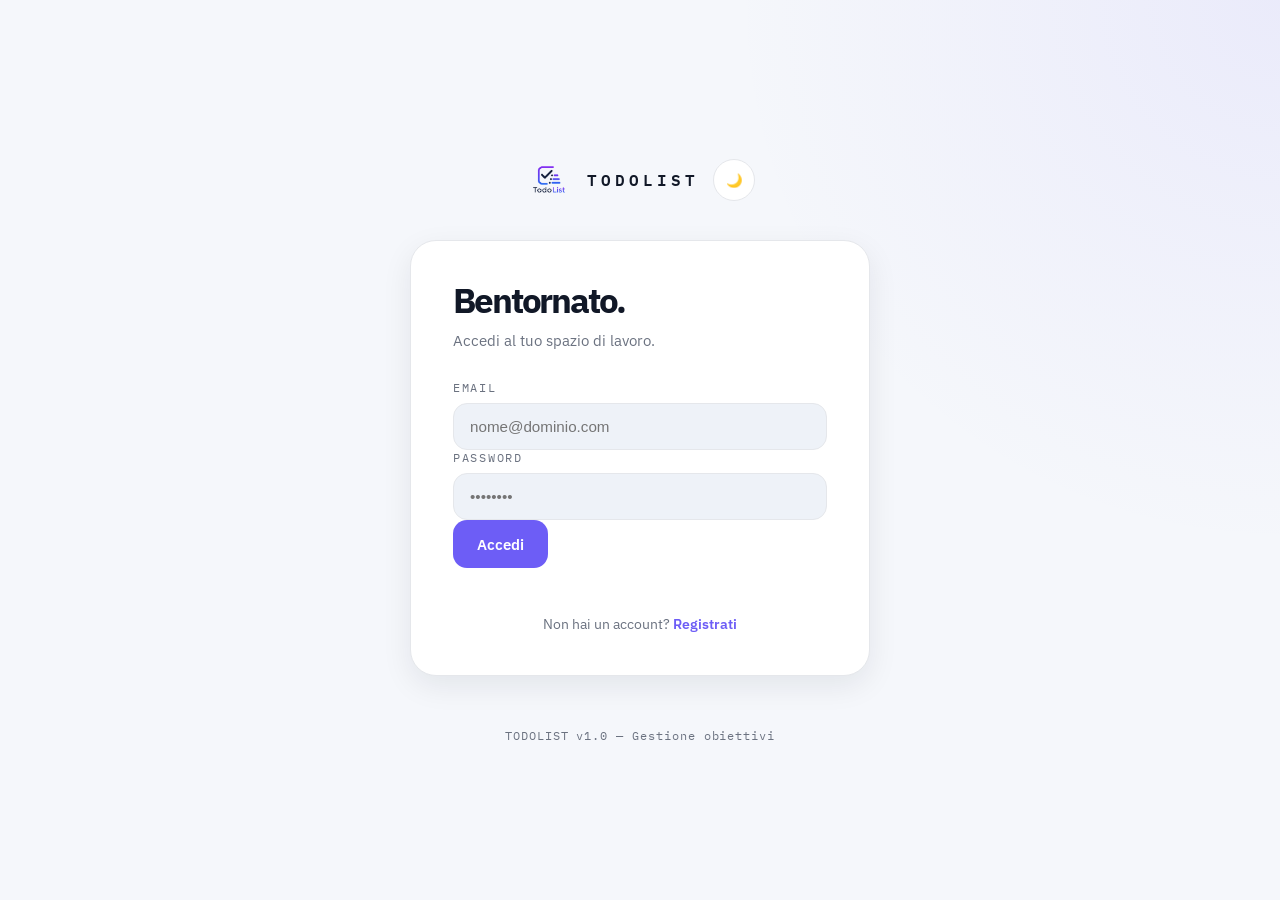
<file: Frontend/index.html>
<!DOCTYPE html>
<html lang="it">
<head>
    <meta charset="UTF-8">
    <meta name="viewport" content="width=device-width, initial-scale=1.0">
    <title>TASK — Accedi</title>
    <link rel="preconnect" href="https://fonts.googleapis.com">
    <link href="https://fonts.googleapis.com/css2?family=IBM+Plex+Mono:wght@400;500&family=IBM+Plex+Sans:wght@300;400;500;600;700&display=swap" rel="stylesheet">
    <link rel="stylesheet" href="style.css">
</head>
<body class="auth-page">
    <div class="auth-wrapper">

        <div class="auth-brand">
            <img src="logo.png" alt="TodoList logo" class="brand-logo">
            <span class="brand-name">TODOLIST</span>
            <button class="theme-toggle" id="theme-toggle-auth" onclick="toggleTema()" title="Cambia tema">🌙</button>
        </div>

        <!-- LOGIN -->
        <div id="form-login" class="auth-card">
            <div class="auth-header">
                <h1>Bentornato.</h1>
                <p class="auth-sub">Accedi al tuo spazio di lavoro.</p>
            </div>
            <div class="field-group">
                <label class="field-label" for="login-email">EMAIL</label>
                <input type="email" id="login-email" class="field-input" placeholder="nome@dominio.com">
            </div>
            <div class="field-group">
                <label class="field-label" for="login-password">PASSWORD</label>
                <input type="password" id="login-password" class="field-input" placeholder="••••••••">
            </div>
            <button class="btn-primary" onclick="login()">Accedi</button>
            <p id="login-errore" class="msg-error"></p>
            <p class="auth-switch">Non hai un account? <a href="#" onclick="mostraRegistrazione()">Registrati</a></p>
        </div>

        <!-- REGISTRAZIONE -->
        <div id="form-registrazione" class="auth-card nascosto">
            <div class="auth-header">
                <h1>Crea account.</h1>
                <p class="auth-sub">Inizia a organizzare il tuo lavoro.</p>
            </div>
            <div class="field-group">
                <label class="field-label" for="reg-nome">NOME</label>
                <input type="text" id="reg-nome" class="field-input" placeholder="Il tuo nome">
            </div>
            <div class="field-group">
                <label class="field-label" for="reg-email">EMAIL</label>
                <input type="email" id="reg-email" class="field-input" placeholder="nome@dominio.com">
            </div>
            <div class="field-group">
                <label class="field-label" for="reg-password">PASSWORD</label>
                <input type="password" id="reg-password" class="field-input" placeholder="Min. 6 caratteri">
            </div>
            <button class="btn-primary" onclick="registrati()">Crea account</button>
            <p id="reg-errore" class="msg-error"></p>
            <p class="auth-switch">Hai già un account? <a href="#" onclick="mostraLogin()">Accedi</a></p>
        </div>

        <div class="auth-footer">
            <span class="mono-small">TODOLIST v1.0 — Gestione obiettivi</span>
        </div>
    </div>

    <script src="app.js"></script>
    <script>
        // ─── GESTIONE TEMA ───
        function applicaTema(tema) {
            document.documentElement.setAttribute('data-theme', tema);
            localStorage.setItem('tema', tema);
            const btn = document.getElementById('theme-toggle-auth');
            if (btn) btn.textContent = tema === 'dark' ? '🌞' : '🌙';
        }

        function toggleTema() {
            const attuale = document.documentElement.getAttribute('data-theme');
            applicaTema(attuale === 'dark' ? 'light' : 'dark');
        }

        // Applica tema salvato all'avvio
        (function() {
            const salvato = localStorage.getItem('tema') || 'light';
            applicaTema(salvato);
        })();
    </script>
</body>
</html>
</file>
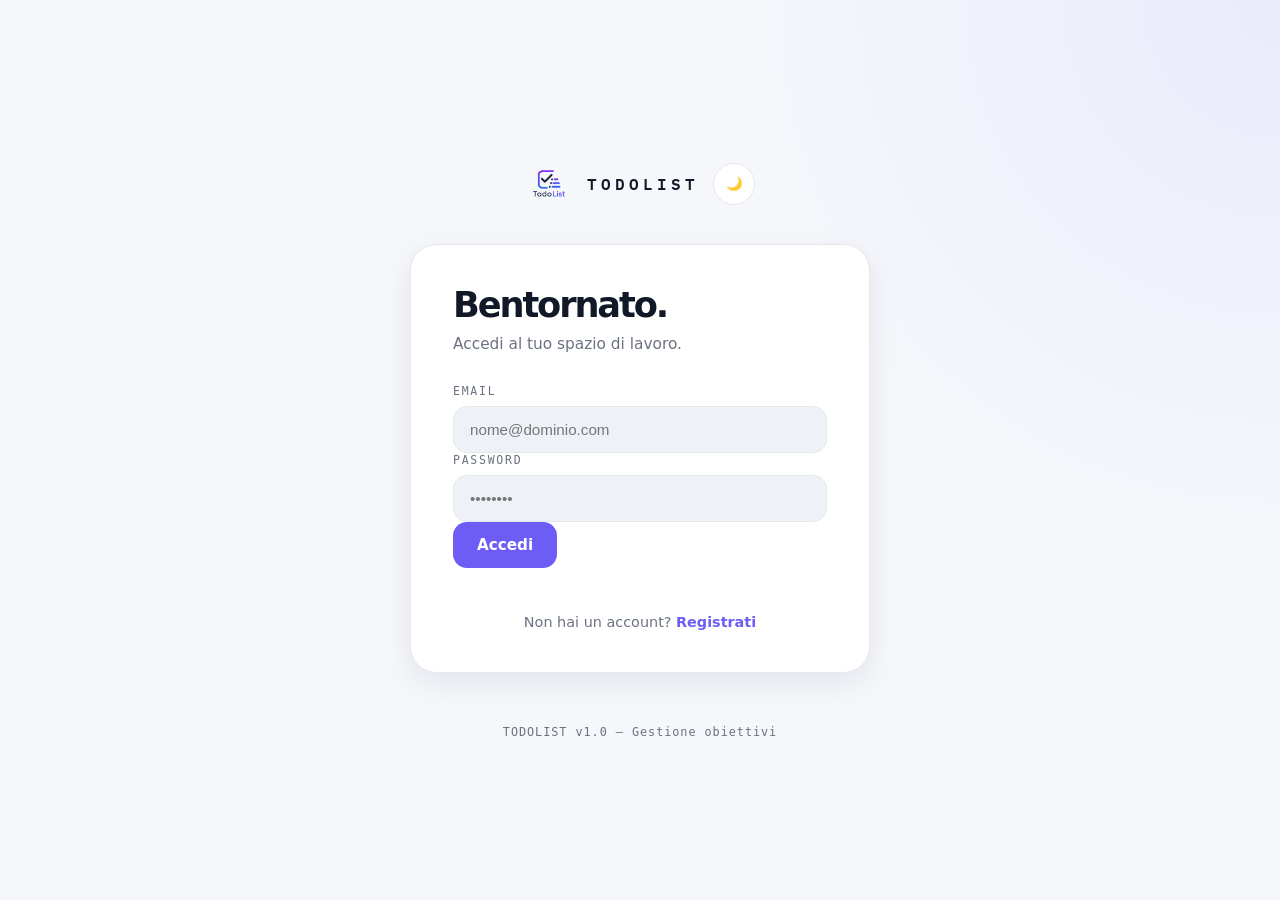
<file: Frontend/dashboard.html>
<!DOCTYPE html>
<html lang="it">
<head>
    <meta charset="UTF-8">
    <meta name="viewport" content="width=device-width, initial-scale=1.0">
    <title>TASK — Dashboard</title>
    <link rel="preconnect" href="https://fonts.googleapis.com">
    <link href="https://fonts.googleapis.com/css2?family=IBM+Plex+Mono:wght@400;500&family=IBM+Plex+Sans:wght@300;400;500;600;700&display=swap" rel="stylesheet">
    <link rel="stylesheet" href="style.css">
</head>
<body class="dashboard-page">

    <!-- MODALE MODIFICA -->
    <div id="modale-modifica" class="modale-overlay nascosto">
        <div class="modale-card modern-modal">
            <div class="modal-header">
                <div>
                    <span class="panel-label">TASK</span>
                    <h2 class="modal-title">Modifica Task</h2>
                    <p class="modal-subtitle">Aggiorna le informazioni qui sotto.</p>
                </div>
                <button class="btn-icon" onclick="chiudiModale()">✕</button>
            </div>
            <div class="modal-body">
                <div class="field-group">
                    <label class="field-label">TITOLO</label>
                    <input type="text" id="mod-titolo" class="field-input field-large" placeholder="Titolo della task">
                </div>
                <div class="field-group">
                    <label class="field-label">DESCRIZIONE</label>
                    <textarea id="mod-descrizione" class="field-input field-textarea" placeholder="Scrivi delle note..."></textarea>
                </div>
                <div class="modal-grid">
                    <div class="field-group">
                        <label class="field-label">PRIORITÀ</label>
                        <select id="mod-priorita" class="field-select">
                            <option value="bassa">Bassa</option>
                            <option value="media">Media</option>
                            <option value="alta">Alta</option>
                        </select>
                    </div>
                    <div class="field-group">
                        <label class="field-label">DUE DATE</label>
                        <input type="date" id="mod-scadenza" class="field-input field-date">
                    </div>
                </div>
                <div class="field-group">
                    <label class="field-label">CATEGORY</label>
                    <select id="mod-categoria" class="field-select"></select>
                </div>
            </div>
            <input type="hidden" id="mod-id">
            <input type="hidden" id="mod-share-email">
            <span id="share-msg"></span>
            <div class="modal-footer">
                <button class="btn-outline" onclick="chiudiModale()">Annulla</button>
                <button class="btn-primary" onclick="salvaModifica()">Salva Modifiche</button>
            </div>
        </div>
    </div>

    <!-- APP LAYOUT -->
    <div class="app-shell">

        <!-- SIDEBAR -->
        <aside class="sidebar">
            <div class="sidebar-top">
                <div class="sidebar-logo">
                    <img src="logo.png" alt="TodoList logo" class="brand-logo">
                    <span class="brand-name">TASK</span>
                </div>
                <nav class="sidebar-nav">
                    <button class="nav-item active"><span>Dashboard</span></button>
                    <button class="nav-item"><span>Le mie task</span></button>
                    <button class="nav-item"><span>Condivise</span></button>
                    <button class="nav-item"><span>Categorie</span></button>
                </nav>
            </div>
            <div class="sidebar-bottom">
                <div class="sidebar-user">
                    <span id="nome-utente"></span>
                </div>
                <button class="theme-toggle" id="theme-toggle-dash" onclick="toggleTema()">🌙</button>
                <button class="btn-ghost" onclick="logout()">Esci</button>
            </div>
        </aside>

        <!-- MAIN -->
        <main class="dashboard-main">

            <header class="dashboard-header">
                <div>
                    <span class="dashboard-label">DASHBOARD</span>
                    <h1 class="dashboard-title"> </h1>
                    <p class="dashboard-subtitle">Organizziamo assieme la giornata.</p>
                </div>
                <div class="dashboard-right">
                    <span id="data-oggi" class="mono-small"></span>
                </div>
            </header>

            <!-- STATS -->
            <section class="stats-grid">
                <div class="stat-card">
                    <span class="stat-title">Le mie task</span>
                    <span id="stats-total" class="stat-value">--</span>
                </div>
                <div class="stat-card">
                    <span class="stat-title">Completate</span>
                    <span id="stats-completed" class="stat-value">--</span>
                </div>
                <div class="stat-card">
                    <span class="stat-title">Oggi</span>
                    <span id="stats-today" class="stat-value">--</span>
                </div>
                <div class="stat-card">
                    <span class="stat-title">Condivise</span>
                    <span id="stats-shared" class="stat-value">--</span>
                </div>
            </section>

            <!-- TOOLBAR: full width sopra tutto -->
            <section class="tasks-toolbar">
    <div class="tasks-toolbar-left">
        <label class="custom-check-wrap">
            <input type="checkbox" id="seleziona-tutto" onchange="selezionaTutto()">
            <span class="custom-check"></span>
            <span class="mono-small">Seleziona tutto</span>
        </label>
    </div>
    <div class="tasks-toolbar-right">
        <button class="btn-outline" onclick="toggleFiltri()">⚙ Filtri</button>
        <button class="btn-outline" onclick="completaSelezionate()">Completa</button>
        <button class="btn-outline" onclick="condividiSelezionate()">Condividi</button>
        <button class="btn-danger" onclick="eliminaSelezionate()">Elimina</button>
    </div>
</section>

<!-- FILTERS: nascosto di default -->
<section class="panel filters-panel nascosto" id="filtri-panel">
    <div class="panel-header">
        <div>
            <span class="panel-label">FILTRI</span>
            <h3 class="panel-title">Seleziona le tue preferenze per le Task</h3>
        </div>
        <button class="btn-ghost" onclick="resetFiltri()">Ripristina</button>
    </div>
    <div class="filters-grid">
        <div class="field-group">
            <label class="field-label">Stato</label>
            <select id="filtro-stato" class="field-select" onchange="applicaFiltri()">
                <option value="tutte">Tutte</option>
                <option value="in-corso">Attive</option>
                <option value="completate">Completate</option>
            </select>
        </div>
        <div class="field-group">
            <label class="field-label">Priorità</label>
            <select id="filtro-priorita" class="field-select" onchange="applicaFiltri()">
                <option value="tutte">Tutte</option>
                <option value="alta">Alta</option>
                <option value="media">Media</option>
                <option value="bassa">Bassa</option>
            </select>
        </div>
        <div class="field-group">
            <label class="field-label">Categorie</label>
            <select id="filtro-categoria" class="field-select" onchange="applicaFiltri()">
                <option value="tutte">Tutte</option>
            </select>
        </div>
        <div class="field-group">
            <label class="field-label">Scadenza</label>
            <select id="filtro-scadenza" class="field-select" onchange="applicaFiltri()">
                <option value="tutte">Tutte</option>
                <option value="oggi">Oggi</option>
                <option value="settimana">Questa settimana</option>
                <option value="scadute">Scadute</option>
            </select>
        </div>
        <div class="field-group">
            <label class="field-label">Ordina</label>
            <select id="filtro-ordine" class="field-select" onchange="applicaFiltri()">
                <option value="data-desc">Più recente</option>
                <option value="data-asc">Meno recente</option>
                <option value="priorita-desc">Priorità ↓</option>
                <option value="priorita-asc">Priorità ↑</option>
                <option value="scadenza-asc">Per scadenza</option>
            </select>
        </div>
    </div>
</section>

            <!-- LAYOUT AFFIANCATO -->
            <div class="dashboard-layout">

                <!-- SINISTRA: creazione task, categorie, import -->
                <aside class="dashboard-sidebar">

                    <!-- NEW TASK -->
                    <section class="panel">
                        <div class="panel-header">
                            <div>
                                <span class="panel-label">CREA TASK</span>
                                <h3 class="panel-title">Nuova Task</h3>
                            </div>
                        </div>
                        <div class="new-task-form">
                            <input type="text" id="task-titolo" class="field-input field-large" placeholder="Cosa bisogna fare?">
                            <textarea id="task-descrizione" class="field-input field-textarea" placeholder="Descrizione (opzionale)"></textarea>
                            <div class="field-group">
                                <label class="field-label">Priorità</label>
                                <select id="task-priorita" class="field-select">
                                    <option value="bassa">Bassa</option>
                                    <option value="media" selected>Media</option>
                                    <option value="alta">Alta</option>
                                </select>
                            </div>
                            <div class="field-group">
                                <label class="field-label">Scadenza</label>
                                <input type="date" id="task-scadenza" class="field-input">
                            </div>
                            <div class="field-group">
                                <label class="field-label">Categoria</label>
                                <select id="task-categoria" class="field-select">
                                    <option value="">Nessuna</option>
                                </select>
                            </div>
                            <p id="task-errore" class="msg-error"></p>
                            <button class="btn-primary btn-full" onclick="creaTask()">+ Crea Task</button>
                        </div>
                    </section>

                    <!-- CATEGORIES -->
                    <section class="panel">
                        <div class="panel-header">
                            <div>
                                <span class="panel-label">ORGANIZZA</span>
                                <h3 class="panel-title">Categorie</h3>
                            </div>
                        </div>
                        <div class="field-group">
                            <input type="text" id="cat-nome" class="field-input" placeholder="Nome categoria">
                        </div>
                        <div class="form-row" style="margin-top: 12px;">
                            <input type="color" id="cat-colore" class="field-color" value="#7C3AED">
                            <button class="btn-outline" onclick="creaCategoria()">Aggiungi</button>
                        </div>
                        <div class="categorie-scroll-wrap" style="margin-top: 16px;">
                            <div id="lista-categorie" class="categorie-list"></div>
                        </div>
                    </section>

                    <!-- IMPORT -->
                    <section class="panel">
                        <div class="panel-header">
                            <div>
                                <span class="panel-label">LISTA VELOCIZZATA</span>
                                <h3 class="panel-title">LISTA RAPIDA</h3>
                            </div>
                        </div>
                        <textarea id="import-testo" class="field-input field-textarea" style="min-height:180px" placeholder="VUOI VELOCIZZARE IL TUO LAVORO? PER OGNI RIGA, VERRÀ CREATA UNA NUOVA TASK!"></textarea>
                        <div class="form-row" style="margin-top: 12px;">
                            <select id="import-priorita" class="field-select">
                                <option value="bassa">Bassa</option>
                                <option value="media" selected>Media</option>
                                <option value="alta">Alta</option>
                            </select>
                            <button class="btn-primary" onclick="importaLista()">Importa</button>
                        </div>
                        <p id="import-risultato" class="mono-small" style="margin-top: 8px;"></p>
                    </section>

                </aside>

                <!-- DESTRA: lista task e condivise -->
                <section class="dashboard-content">

                    <!-- TASK LIST -->
                    <section class="panel tasks-panel">
                        <div class="panel-header">
                            <div>
                                <span class="panel-label">LE MIE TASK</span>
                                <h3 class="panel-title">Lista task</h3>
                            </div>
                        </div>
                        <div class="tasks-scroll-wrap">
                            <div id="lista-tasks" class="tasks-list"></div>
                        </div>
                    </section>

                    <!-- SHARED -->
                    <section class="panel shared-panel">
                        <div class="panel-header">
                            <div>
                                <span class="panel-label">CONDIVISIONI</span>
                                <h3 class="panel-title">Task condivise con me</h3>
                            </div>
                        </div>
                        <div class="tasks-toolbar">
                            <label class="custom-check-wrap">
                                <input type="checkbox" id="seleziona-tutto-condivise" onchange="selezionaTuttoCondivise()">
                                <span class="custom-check"></span>
                                <span class="mono-small">Seleziona tutto</span>
                            </label>
                            <div class="tasks-toolbar-right">
                                <button class="btn-outline" onclick="importaCondiviseSelezionate()">Importa</button>
                                <button class="btn-danger" onclick="eliminaCondiviseSelezionate()">Elimina</button>
                            </div>
                        </div>
                        <div class="condivise-scroll-wrap">
                            <div id="lista-condivise" class="tasks-list"></div>
                        </div>
                    </section>

                </section>

            </div>

        </main>

    </div>

    <script src="app.js"></script>
    <script>
        function applicaTema(tema) {
            document.documentElement.setAttribute('data-theme', tema);
            localStorage.setItem('tema', tema);
            const btn = document.getElementById('theme-toggle-dash');
            if (btn) btn.textContent = tema === 'dark' ? '🌞' : '🌙';
        }

        function toggleTema() {
            const tema = document.documentElement.getAttribute('data-theme');
            applicaTema(tema === 'dark' ? 'light' : 'dark');
        }

        (function() {
            applicaTema(localStorage.getItem('tema') || 'light');
        })();
    </script>

</body>
</html>
</file>
<file: Frontend/style.css>
/* =========================================
   RESET
========================================= */

*,
*::before,
*::after{
    margin:0;
    padding:0;
    box-sizing:border-box;
}

/* =========================================
   DESIGN SYSTEM
========================================= */

:root{

    --bg:#f5f7fb;
    --bg-secondary:#eef2f8;

    --surface:#ffffff;
    --surface-hover:#fafbfe;

    --border:#e5e7eb;
    --border-strong:#d1d5db;

    --text:#111827;
    --text-light:#6b7280;

    --primary:#6D5DF6;
    --primary-hover:#5848eb;

    --success:#22c55e;
    --warning:#f59e0b;
    --danger:#ef4444;

    --radius-xs:8px;
    --radius-sm:12px;
    --radius-md:18px;
    --radius-lg:26px;

    --shadow-sm:
        0 2px 10px rgba(15,23,42,.05);

    --shadow-md:
        0 10px 30px rgba(15,23,42,.08);

    --shadow-lg:
        0 24px 60px rgba(15,23,42,.12);

    --transition:.22s cubic-bezier(.4,0,.2,1);

    --sidebar-width:270px;

    --font-sans:
        "IBM Plex Sans",
        system-ui,
        sans-serif;

    --font-mono:
        "IBM Plex Mono",
        monospace;

}

/* =========================================
   DARK MODE
========================================= */

[data-theme="dark"]{

    --bg:#0b1120;
    --bg-secondary:#111827;

    --surface:#161f30;
    --surface-hover:#1d293d;

    --border:#293548;
    --border-strong:#334155;

    --text:#f8fafc;
    --text-light:#94a3b8;

    --primary:#8b7dff;
    --primary-hover:#9c8fff;

    --shadow-sm:
        0 2px 10px rgba(0,0,0,.35);

    --shadow-md:
        0 10px 35px rgba(0,0,0,.45);

    --shadow-lg:
        0 30px 60px rgba(0,0,0,.55);

}

/* =========================================
   BODY
========================================= */

html{

    font-size:16px;

}

body{

    font-family:var(--font-sans);

    background:var(--bg);

    color:var(--text);

    min-height:100vh;

    transition:
        background .25s,
        color .25s;

    overflow-x:hidden;

}

/* =========================================
   TYPOGRAPHY
========================================= */

h1{

    font-size:3rem;

    font-weight:700;

    letter-spacing:-.06em;

    line-height:1;

}

h2{

    font-size:1.8rem;

    font-weight:600;

}

h3{

    font-size:1.15rem;

    font-weight:600;

}

.dashboard-title{

    margin-top:8px;

}

.dashboard-subtitle{

    margin-top:10px;

    color:var(--text-light);

    font-size:1rem;

}

.dashboard-label{

    font-family:var(--font-mono);

    font-size:.72rem;

    text-transform:uppercase;

    letter-spacing:.18em;

    color:var(--primary);

}

.panel-label{

    font-family:var(--font-mono);

    font-size:.72rem;

    text-transform:uppercase;

    letter-spacing:.18em;

    color:var(--text-light);

}

.panel-title{

    margin-top:8px;

    font-size:1.2rem;

    font-weight:600;

}

.mono-small{

    font-family:var(--font-mono);

    font-size:.74rem;

    color:var(--text-light);

    letter-spacing:.08em;

}

/* =========================================
   LINKS
========================================= */

a{

    text-decoration:none;

    color:inherit;

}

/* =========================================
   BUTTON RESET
========================================= */

button{

    font-family:inherit;

    border:none;

    background:none;

    cursor:pointer;

}

/* =========================================
   IMAGES
========================================= */

img{

    display:block;

    max-width:100%;

}

/* =========================================
   THEME BUTTON
========================================= */

.theme-toggle{

    width:42px;

    height:42px;

    border-radius:50%;

    border:1px solid var(--border);

    background:var(--surface);

    color:var(--text);

    transition:all var(--transition);

}

.theme-toggle:hover{

    border-color:var(--primary);

    background:var(--surface-hover);

    transform:rotate(15deg);

}
/* =========================================
   AUTH
========================================= */

.auth-page{

    min-height:100vh;

    display:flex;

    justify-content:center;

    align-items:center;

    padding:48px;

    background:
        radial-gradient(circle at top right,
        rgba(109,93,246,.08),
        transparent 35%),
        var(--bg);

}

.auth-wrapper{

    width:100%;

    max-width:460px;

    display:flex;

    flex-direction:column;

    gap:36px;

}

.auth-brand{

    display:flex;

    align-items:center;

    justify-content:center;

    gap:14px;

}

.brand-logo{

    width:48px;

    height:48px;

    object-fit:contain;

}

.brand-name{

    font-family:var(--font-mono);

    font-size:1rem;

    letter-spacing:.25em;

    color:var(--text);

    font-weight:600;

}

.auth-card{

    background:var(--surface);

    border:1px solid var(--border);

    border-radius:var(--radius-lg);

    padding:42px;

    box-shadow:var(--shadow-md);

    transition:all var(--transition);

}

.auth-card:hover{

    transform:translateY(-3px);

    box-shadow:var(--shadow-lg);

}

.auth-header{

    margin-bottom:28px;

}

.auth-header h1{

    font-size:2.2rem;

}

.auth-sub{

    margin-top:10px;

    color:var(--text-light);

    font-size:.96rem;

    line-height:1.6;

}

.auth-switch{

    margin-top:26px;

    text-align:center;

    font-size:.9rem;

    color:var(--text-light);

}

.auth-switch a{

    color:var(--primary);

    font-weight:600;

    text-decoration:none;

}

.auth-switch a:hover{

    color:var(--primary-hover);

}

.auth-footer{

    margin-top:12px;

    text-align:center;

}

/* =========================================
   APP LAYOUT
========================================= */

.dashboard-page{

    background:var(--bg);

}

.app-shell{

    display:grid;

    grid-template-columns:280px 1fr;

    min-height:100vh;

}

/* =========================================
   SIDEBAR
========================================= */

.sidebar{

    position:sticky;

    top:0;

    height:100vh;

    display:flex;

    flex-direction:column;

    justify-content:space-between;

    padding:32px 24px;

    background:var(--surface);

    border-right:1px solid var(--border);

}

.sidebar-logo{

    display:flex;

    align-items:center;

    gap:14px;

    margin-bottom:42px;

}

.sidebar-nav{

    display:flex;

    flex-direction:column;

    gap:8px;

}

.nav-item{

    width:100%;

    padding:14px 18px;

    border-radius:14px;

    color:var(--text-light);

    transition:all var(--transition);

    text-align:left;

    font-size:.95rem;

}

.nav-item:hover{

    background:var(--bg-secondary);

    color:var(--text);

}

.nav-item.active{

    background:var(--primary);

    color:#fff;

}

.sidebar-bottom{

    display:flex;

    flex-direction:column;

    gap:14px;

}

.sidebar-user{

    padding:14px;

    background:var(--bg-secondary);

    border-radius:16px;

    font-weight:600;

}

/* =========================================
   MAIN
========================================= */

.dashboard-main{

    padding:48px;

}

.dashboard-header{

    display:flex;

    justify-content:space-between;

    align-items:flex-start;

    margin-bottom:36px;

}

.dashboard-right{

    display:flex;

    align-items:center;

    gap:16px;

}

/* =========================================
   STATS
========================================= */

.stats-grid{

    display:grid;

    grid-template-columns:repeat(4,1fr);

    gap:20px;

    margin-bottom:34px;

}

.stat-card{

    background:var(--surface);

    border:1px solid var(--border);

    border-radius:20px;

    padding:26px;

    box-shadow:var(--shadow-sm);

}

.stat-title{

    display:block;

    color:var(--text-light);

    font-size:.82rem;

    margin-bottom:14px;

}

.stat-value{

    font-size:2rem;

    font-weight:700;

}

/* =========================================
   DASHBOARD GRID
========================================= */

.dashboard-layout {
    display: grid;
    grid-template-columns: 25% 75% !important;
    gap: 24px;
    margin-top: 24px;
    align-items: start;
}

.dashboard-content {
    display: flex;
    flex-direction: column;
    gap: 24px;
}

.dashboard-sidebar {
    display: flex;
    flex-direction: column;
    gap: 24px;
    position: sticky;
    top: 32px;
    max-height: calc(100vh - 64px);
    overflow-y: auto;
    scrollbar-width: none;
}

.dashboard-sidebar::-webkit-scrollbar {
    display: none;
}

/* =========================================
   PANELS
========================================= */

.panel{

    background:var(--surface);

    border:1px solid var(--border);

    border-radius:22px;

    padding:28px;

    box-shadow:var(--shadow-sm);

}

.panel-header{

    display:flex;

    justify-content:space-between;

    align-items:flex-start;

    margin-bottom:24px;

}

/* =========================================
   FORMS
========================================= */

.field-group{

    display:flex;

    flex-direction:column;

    gap:8px;

}

.field-label{

    font-family:var(--font-mono);

    font-size:.72rem;

    text-transform:uppercase;

    letter-spacing:.15em;

    color:var(--text-light);

}

.field-input,
.field-select{

    width:100%;

    padding:14px 16px;

    border:1px solid var(--border);

    border-radius:14px;

    background:var(--bg-secondary);

    color:var(--text);

    font-size:.95rem;

    transition:all var(--transition);

}

.field-input:focus,
.field-select:focus{

    outline:none;

    border-color:var(--primary);

    background:var(--surface);

    box-shadow:0 0 0 4px rgba(109,93,246,.12);

}

.field-textarea{

    resize:vertical;

    min-height:120px;

}

.field-large{

    font-size:1rem;

}

.field-color{

    width:48px;

    height:48px;

    border:none;

    border-radius:12px;

    overflow:hidden;

    background:none;

    cursor:pointer;

}

.new-task-form{

    display:flex;

    flex-direction:column;

    gap:18px;

}

.form-row{

    display:flex;

    gap:14px;

    align-items:center;

    flex-wrap:wrap;

}

/* =========================================
   BUTTONS
========================================= */

.btn-primary{

    display:inline-flex;

    align-items:center;

    justify-content:center;

    gap:10px;

    padding:14px 24px;

    background:var(--primary);

    color:#fff;

    border:none;

    border-radius:14px;

    font-size:.95rem;

    font-weight:600;

    transition:all var(--transition);

}

.btn-primary:hover{

    background:var(--primary-hover);

    transform:translateY(-2px);

    box-shadow:0 12px 24px rgba(109,93,246,.25);

}

.btn-primary:active{

    transform:translateY(0);

}

.btn-full{

    width:100%;

}

.btn-outline{

    display:inline-flex;

    align-items:center;

    justify-content:center;

    gap:8px;

    padding:13px 18px;

    background:transparent;

    border:1px solid var(--border);

    border-radius:14px;

    color:var(--text);

    font-size:.9rem;

    font-weight:500;

    transition:all var(--transition);

}

.btn-outline:hover{

    background:var(--bg-secondary);

    border-color:var(--primary);

    color:var(--primary);

}

.btn-ghost{

    display:inline-flex;

    align-items:center;

    justify-content:center;

    gap:8px;

    padding:12px 18px;

    background:transparent;

    border:1px solid transparent;

    border-radius:14px;

    color:var(--text-light);

    font-size:.9rem;

    transition:all var(--transition);

}

.btn-ghost:hover{

    background:var(--bg-secondary);

    color:var(--text);

}

.btn-danger{

    display:inline-flex;

    align-items:center;

    justify-content:center;

    gap:8px;

    padding:13px 18px;

    background:rgba(239,68,68,.08);

    border:1px solid rgba(239,68,68,.18);

    border-radius:14px;

    color:var(--danger);

    font-size:.9rem;

    font-weight:600;

    transition:all var(--transition);

}

.btn-danger:hover{

    background:var(--danger);

    color:#fff;

    border-color:var(--danger);

}

.btn-icon{

    width:42px;

    height:42px;

    display:flex;

    align-items:center;

    justify-content:center;

    border-radius:50%;

    border:1px solid var(--border);

    background:var(--surface);

    color:var(--text-light);

    transition:all var(--transition);

}

.btn-icon:hover{

    border-color:var(--primary);

    color:var(--primary);

    transform:rotate(90deg);

}

/* =========================================
   TOOLBAR
========================================= */

.tasks-toolbar{

    display:flex;

    justify-content:space-between;

    align-items:center;

    gap:20px;

    padding:20px 24px;

    background:var(--surface);

    border:1px solid var(--border);

    border-radius:20px;

    box-shadow:var(--shadow-sm);

}

.tasks-toolbar-left{

    display:flex;

    align-items:center;

    gap:16px;

}

.tasks-toolbar-right{

    display:flex;

    gap:12px;

    flex-wrap:wrap;

}

/* =========================================
   CHECKBOX
========================================= */

.custom-check-wrap{

    display:flex;

    align-items:center;

    gap:12px;

    cursor:pointer;

    user-select:none;

}

.custom-check-wrap input{

    display:none;

}

.custom-check{

    width:22px;

    height:22px;

    border:2px solid var(--border-strong);

    border-radius:7px;

    display:flex;

    align-items:center;

    justify-content:center;

    background:var(--surface);

    transition:all var(--transition);

}

.custom-check-wrap input:checked+.custom-check{

    background:var(--primary);

    border-color:var(--primary);

}

.custom-check-wrap input:checked+.custom-check::after{

    content:"✓";

    color:#fff;

    font-size:.8rem;

    font-weight:700;

}
/* =========================================
   TASKS
========================================= */

.tasks-panel{

    overflow:hidden;

}

.tasks-list{

    display:flex;

    flex-direction:column;

    gap:18px;

}

.task-card{

    display:flex;

    align-items:flex-start;

    gap:18px;

    padding:22px;

    background:var(--surface);

    border:1px solid var(--border);

    border-radius:20px;

    transition:all var(--transition);

}

.task-card:hover{

    transform:translateY(-3px);

    border-color:var(--primary);

    box-shadow:var(--shadow-md);

}

.task-card.completato{

    opacity:.65;

}

.task-card.completato .task-title{

    text-decoration:line-through;

}

.task-check-wrap{

    flex-shrink:0;

    margin-top:2px;

}

.task-checkbox{

    appearance:none;

    width:22px;

    height:22px;

    border:2px solid var(--border-strong);

    border-radius:50%;

    cursor:pointer;

    background:var(--surface);

    transition:all var(--transition);

    position:relative;

}

.task-checkbox:hover{

    border-color:var(--primary);

}

.task-checkbox:checked{

    background:var(--success);

    border-color:var(--success);

}

.task-checkbox:checked::after{

    content:"✓";

    position:absolute;

    top:50%;

    left:50%;

    transform:translate(-50%,-50%);

    color:#fff;

    font-size:.78rem;

    font-weight:700;

}

.task-body{

    flex:1;

    display:flex;

    flex-direction:column;

    gap:12px;

    min-width:0;

}

.task-title{

    font-size:1.05rem;

    font-weight:600;

    color:var(--text);

    line-height:1.4;

    word-break:break-word;

}

.task-description{

    color:var(--text-light);

    font-size:.9rem;

    line-height:1.6;

}

.task-meta{

    display:flex;

    flex-wrap:wrap;

    align-items:center;

    gap:10px;

}

.task-date{

    display:flex;

    align-items:center;

    gap:6px;

    font-family:var(--font-mono);

    font-size:.72rem;

    color:var(--text-light);

}

.badge{

    display:inline-flex;

    align-items:center;

    justify-content:center;

    padding:6px 12px;

    border-radius:999px;

    font-size:.7rem;

    font-weight:600;

    text-transform:uppercase;

    letter-spacing:.08em;

}

.badge-alta{

    background:#fee2e2;

    color:#dc2626;

}

.badge-media{

    background:#fef3c7;

    color:#d97706;

}

.badge-bassa{

    background:#dcfce7;

    color:#16a34a;

}

[data-theme="dark"] .badge-alta{

    background:rgba(239,68,68,.18);

    color:#fca5a5;

}

[data-theme="dark"] .badge-media{

    background:rgba(245,158,11,.18);

    color:#fcd34d;

}

[data-theme="dark"] .badge-bassa{

    background:rgba(34,197,94,.18);

    color:#86efac;

}

.task-shared-by{

    font-size:.75rem;

    color:var(--text-light);

    font-family:var(--font-mono);

}

.task-actions{

    display:flex;

    flex-direction:column;

    gap:10px;

    flex-shrink:0;

}

.task-actions .btn-icon{

    width:38px;

    height:38px;

}

.tasks-scroll-wrap{

    display:flex;

    flex-direction:column;

    gap:18px;

}
/* =========================================
   CATEGORIES
========================================= */

.categorie-scroll-wrap{

    max-height:250px;

    overflow-y:auto;

    overflow-x:auto;

    padding-right:6px;

}

.categorie-list{

    display:flex;

    flex-direction:column;

    gap:14px;

}

.categoria-item{

    display:flex;

    align-items:center;

    gap:14px;

    padding:14px 18px;

    background:var(--bg-secondary);

    border:1px solid var(--border);

    border-radius:16px;

    transition:all var(--transition);

}

.categoria-item:hover{

    transform:translateX(4px);

    border-color:var(--primary);

    background:var(--surface);

}

.colore-dot{

    width:14px;

    height:14px;

    border-radius:50%;

    box-shadow:0 0 0 4px rgba(0,0,0,.05);

    flex-shrink:0;

}

.categoria-nome{

    flex:1;

    font-size:.95rem;

    font-weight:600;

}

.categorie-scroll-wrap::-webkit-scrollbar,

.tasks-scroll-wrap::-webkit-scrollbar,

.condivise-scroll-wrap::-webkit-scrollbar{

    width:8px;

}

.categorie-scroll-wrap::-webkit-scrollbar-thumb,

.tasks-scroll-wrap::-webkit-scrollbar-thumb,

.condivise-scroll-wrap::-webkit-scrollbar-thumb{

    background:var(--border);

    border-radius:999px;

}

.categorie-scroll-wrap::-webkit-scrollbar-thumb:hover,

.tasks-scroll-wrap::-webkit-scrollbar-thumb:hover,

.condivise-scroll-wrap::-webkit-scrollbar-thumb:hover{

    background:var(--border-strong);

}

/* =========================================
   MESSAGES
========================================= */

.msg-error{

    min-height:20px;

    color:var(--danger);

    font-size:.82rem;

    font-family:var(--font-mono);

}

.empty-state{

    display:flex;

    flex-direction:column;

    justify-content:center;

    align-items:center;

    min-height:180px;

    color:var(--text-light);

    text-align:center;

    font-size:.9rem;

    border:2px dashed var(--border);

    border-radius:18px;

    background:var(--bg-secondary);

}

/* =========================================
   SHARED
========================================= */

.shared-panel{

    margin-top:24px;

}

.condivise-scroll-wrap{

    max-height:420px;

    overflow-y:auto;

    padding-right:6px;

}

/* =========================================
   TASK LIST
========================================= */

.tasks-scroll-wrap{

    max-height:760px;

    overflow-y:auto;

    padding-right:6px;

}

/* =========================================
   SMOOTH SCROLLBAR
========================================= */

.categorie-scroll-wrap,

.tasks-scroll-wrap,

.condivise-scroll-wrap{

    scrollbar-width:thin;

    scrollbar-color:var(--border) transparent;

}
/* =========================================
   UTILITIES
========================================= */

.nascosto{

    display:none !important;

}

.btn-full{

    width:100%;

}

/* =========================================
   LOADING
========================================= */

.loading-overlay{

    position:fixed;

    inset:0;

    display:flex;

    justify-content:center;

    align-items:center;

    background:rgba(15,23,42,.45);

    backdrop-filter:blur(8px);

    z-index:9999;

}

.loading-box{

    display:flex;

    align-items:center;

    gap:18px;

    padding:24px 30px;

    background:var(--surface);

    border:1px solid var(--border);

    border-radius:22px;

    box-shadow:var(--shadow-lg);

}

.loading-spinner{

    width:26px;

    height:26px;

    border-radius:50%;

    border:3px solid var(--border);

    border-top-color:var(--primary);

    animation:spin .8s linear infinite;

}

.loading-text{

    font-family:var(--font-mono);

    font-size:.82rem;

    letter-spacing:.08em;

    color:var(--text);

}

@keyframes spin{

    to{

        transform:rotate(360deg);

    }

}

/* =========================================
   MODAL
========================================= */

.modale-overlay{

    position:fixed;

    inset:0;

    display:flex;

    justify-content:center;

    align-items:center;

    padding:40px;

    background:rgba(15,23,42,.55);

    backdrop-filter:blur(10px);

    z-index:1000;

}

.modale-card{

    width:100%;

    max-width:620px;

    background:var(--surface);

    border:1px solid var(--border);

    border-radius:28px;

    padding:36px;

    box-shadow:var(--shadow-lg);

}

.filters-panel{

    overflow:visible;

    margin-top: 24px;
    
    gap:30px;


}

.filters-grid{

    display:grid;

    grid-template-columns:repeat(5,1fr);

    gap:30px;

}

/* =========================================
   RESPONSIVE
========================================= */

@media (max-width:900px){

    .dashboard-layout{

        grid-template-columns:1fr;

    }

    .dashboard-sidebar{

        position:static;

    }

}

@media (max-width:980px){

    .app-shell{

        grid-template-columns:1fr;

    }

    .sidebar{

        position:relative;

        height:auto;

        border-right:none;

        border-bottom:1px solid var(--border);

    }

    .sidebar-nav{

        flex-direction:row;

        overflow:auto;

    }

    .stats-grid{

        grid-template-columns:repeat(2,1fr);

    }

    .filters-grid{

        grid-template-columns:repeat(2,1fr);

    }

}

@media (max-width:640px){

    .dashboard-main{

        padding:24px;

    }

    .dashboard-header{

        flex-direction:column;

        gap:20px;

    }

    .stats-grid{

        grid-template-columns:1fr;

    }

    .filters-grid{

        grid-template-columns:1fr;

    }

    .tasks-toolbar{

        flex-direction:column;

        align-items:stretch;

    }

    .tasks-toolbar-right{

        width:100%;

        display:grid;

        grid-template-columns:1fr;

    }

    .task-card{

        flex-direction:column;

    }

    .task-actions{

        width:100%;

        flex-direction:row;

        justify-content:flex-end;

    }

    .form-row{

        flex-direction:column;

    }

}
</file>
